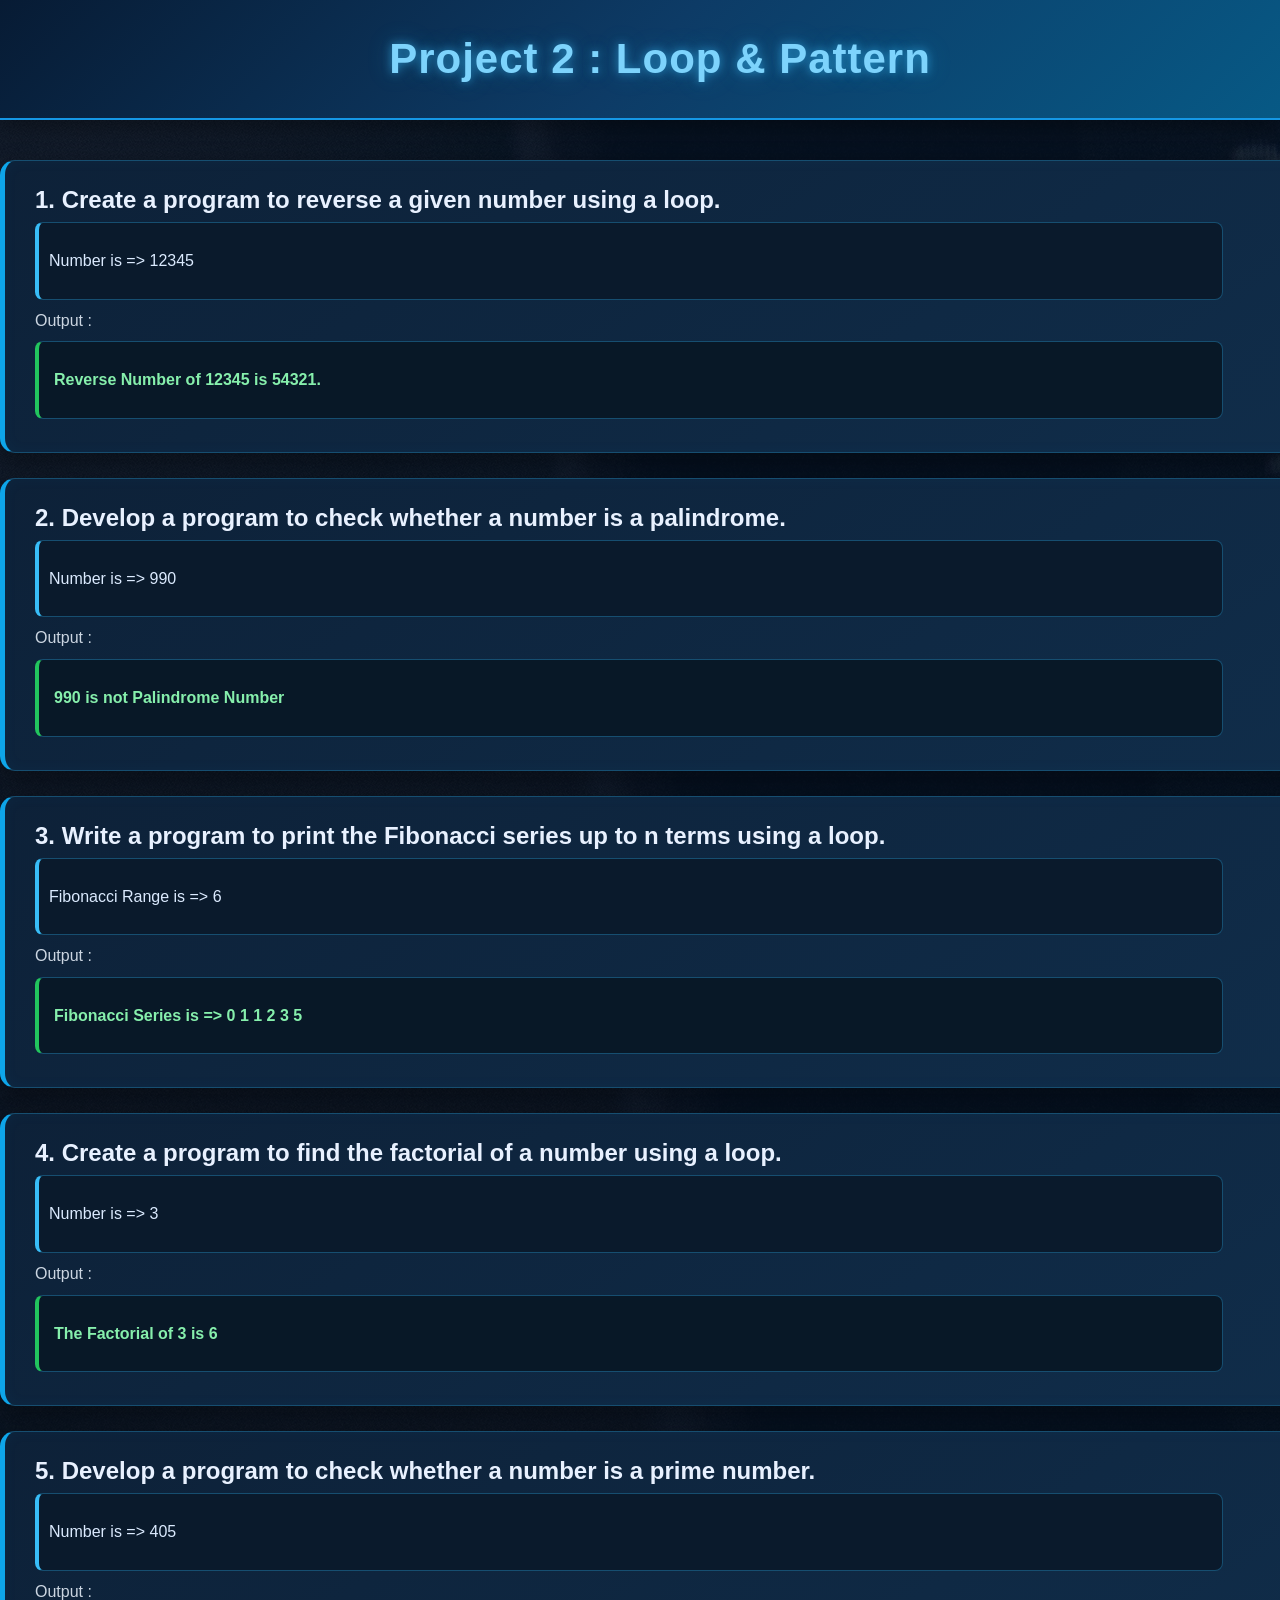
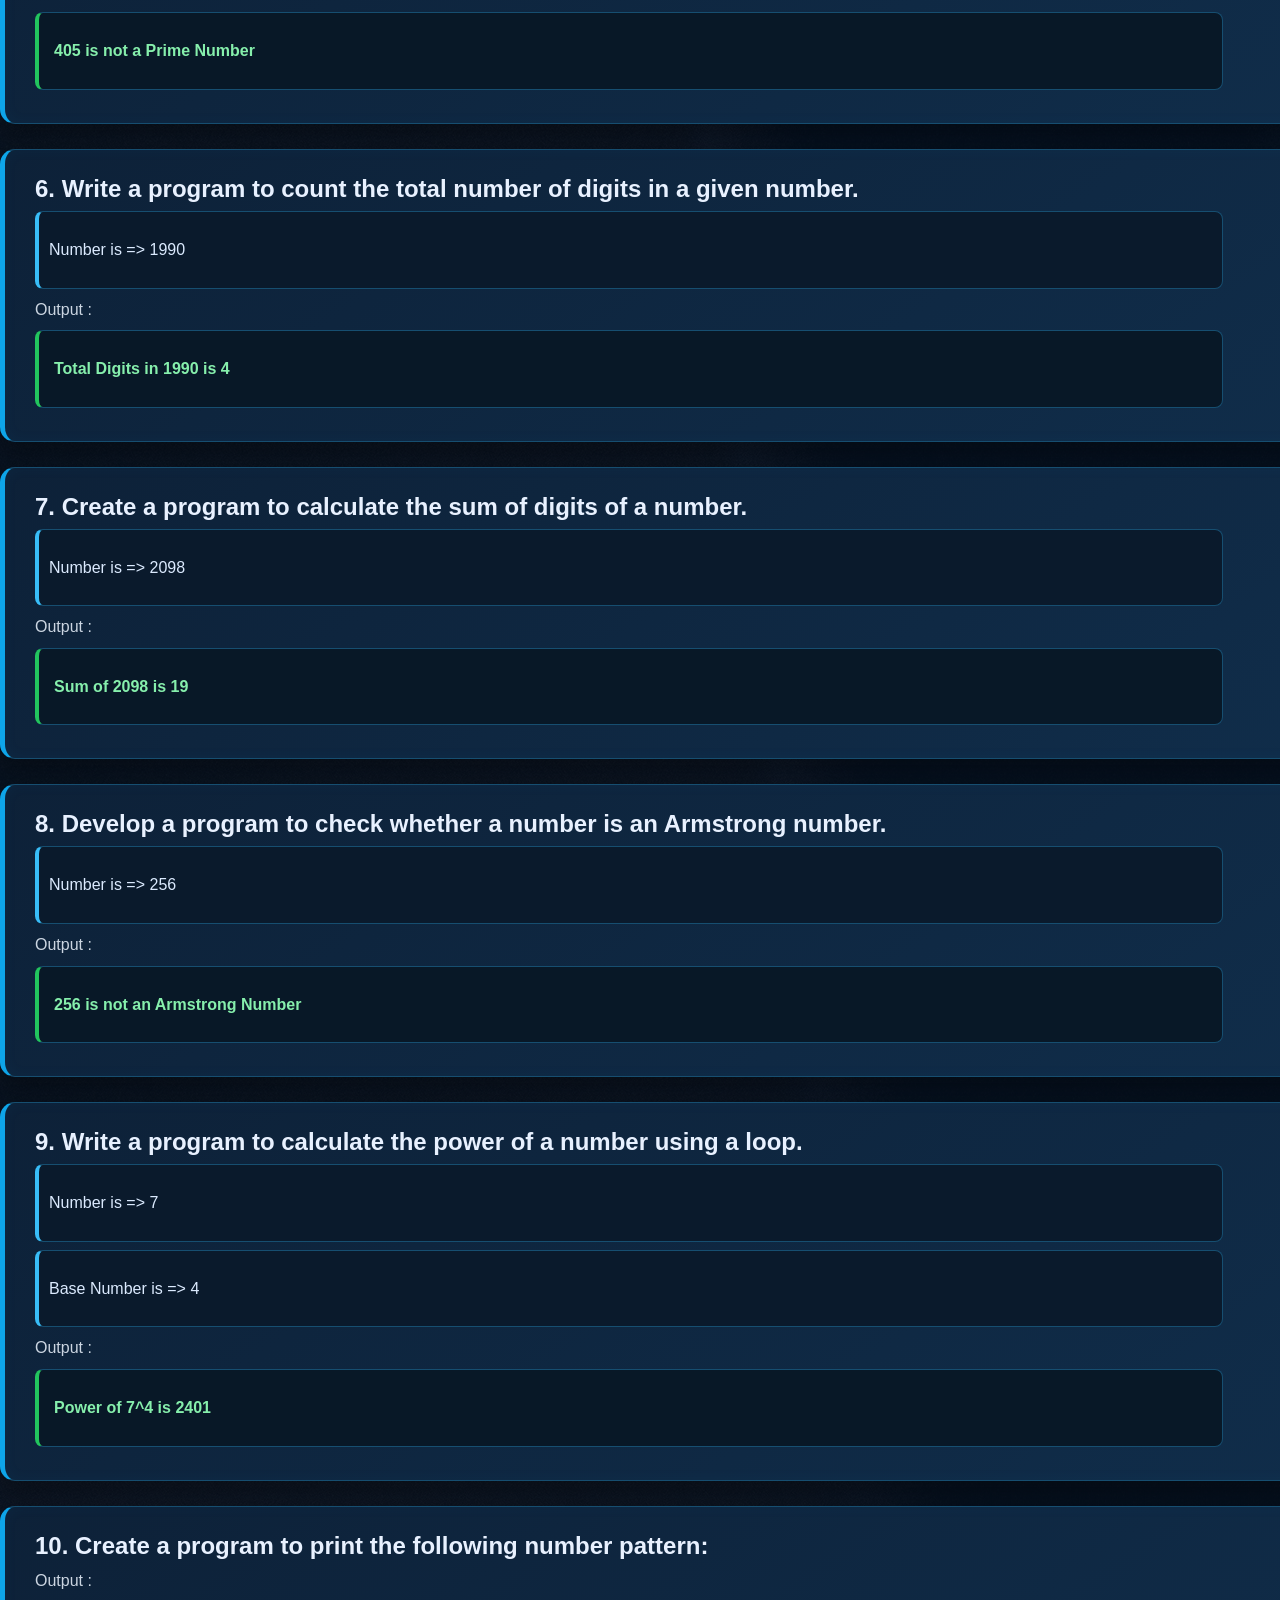
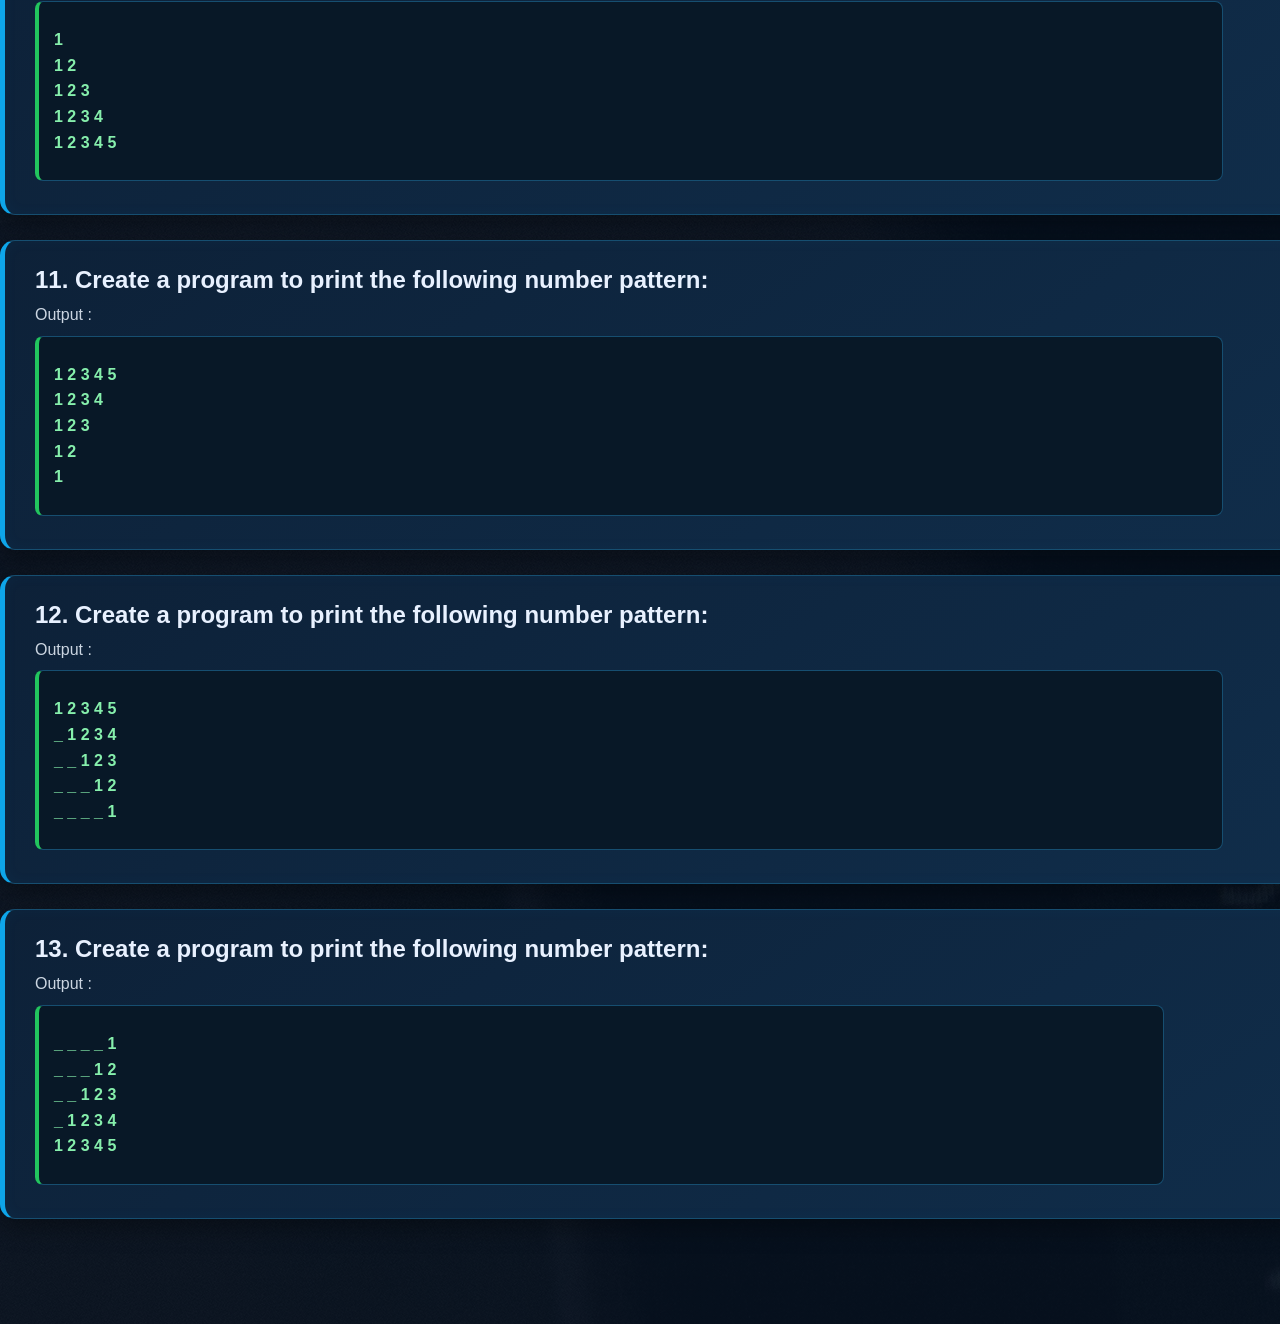
<file: javascript-project-2/index.html>
<!DOCTYPE html>
<html lang="en">
<head>
    <meta charset="UTF-8">
    <meta name="viewport" content="width=device-width, initial-scale=1.0">
    <title>Document</title>
    <link rel="stylesheet" href="./assets/css/style.css">
</head>
<body>
    
    <header>
        <div class="container">
            <h1>Project 2 : Loop & Pattern</h1>
        </div>
    </header>
    <main>
    <div class="container">
    <!--1. Create a program to reverse a given number using a loop. -->
        <section>
            <div class="container">
                <h2>1. Create a program to reverse a given number using a loop.</h2>
                <p id="num1"></p>
                <p>Output :</p>
                <p id="rev_num"></p>
            </div>
        </section>
    <!-- 2. Develop a program to check whether a number is a palindrome. -->
        <section>
            <div class="container">
                <h2>2. Develop a program to check whether a number is a palindrome.</h2>
                <p id="num2"></p>
                <p>Output :</p>
                <p id="palindrome"></p>
            </div>
        </section>
    <!-- 3. Write a program to print the Fibonacci series up to n terms using a loop. -->
        <section>
            <div class="container">
                <h2>3. Write a program to print the Fibonacci series up to n terms using a loop.</h2>
                <p id="num3"></p>
                <p>Output :</p>
                <p id="fibonacci"></p>
            </div>
        </section>
    <!-- 4. Create a program to find the factorial of a number using a loop. -->
        <section>
            <div class="container">
                <h2>4. Create a program to find the factorial of a number using a loop.</h2>
                <p id="num4"></p>
                <p>Output :</p>
                <p id="factorial"></p>
            </div>
        </section>
        <!-- 5. Develop a program to check whether a number is a prime number. -->
        <section>
            <div class="container">
                <h2>5. Develop a program to check whether a number is a prime number.</h2>
                <p id="num5"></p>
                <p>Output :</p>
                <p id="prime_num"></p>
            </div>
        </section>
    <!-- 6. Write a program to count the total number of digits in a given number. -->
        <section>
            <div class="container">
                <h2>6. Write a program to count the total number of digits in a given number.</h2>
                <p id="num6"></p>
                <p>Output :</p>
                <p id="digit_counter"></p>
            </div>
        </section>
        <!-- 7. Create a program to calculate the sum of digits of a number. -->
        <section>
            <div class="container">
                <h2>7. Create a program to calculate the sum of digits of a number.</h2>
                <p id="num7"></p>
                <p>Output :</p>
                <p id="digit_sum"></p>
            </div>
        </section>
    <!-- 8. Develop a program to check whether a number is an Armstrong number. -->
        <section>
            <div class="container">
                <h2>8. Develop a program to check whether a number is an Armstrong number.</h2>
                <p id="num8"></p>
                <p>Output :</p>
                <p id="armstrong"></p>
            </div>
        </section>
        <!-- 9. Write a program to calculate the power of a number using a loop. -->
        <section>
            <div class="container">
                <h2>9. Write a program to calculate the power of a number using a loop.</h2>
                <p id="num9"></p>
                <p id="base-num"></p>
                <p>Output :</p>
                <p id="power"></p>
            </div>
        </section>
    <!-- 10. Create a program to print the following number pattern: -->
    <!--1
        1 2
        1 2 3
        1 2 3 4
        1 2 3 4 5 -->
        <section>
            <div class="container">
                <h2>10. Create a program to print the following number pattern:</h2>
                <p>Output :</p>
                <p id="pattern1"></p>
            </div>
        </section>
    <!-- 11. Create a program to print the following number pattern: -->
    <!--1 2 3 4 5
        1 2 3 4
        1 2 3
        1 2
        1 -->
        <section>
            <div class="container">
                <h2>11. Create a program to print the following number pattern:</h2>
                <p>Output :</p>
                <p id="pattern2"></p>
            </div>
        </section>
    <!-- 12. Create a program to print the following number pattern: -->
    <!-- 1 2 3 4 5
           1 2 3 4
             1 2 3
               1 2
                 1 -->
        <section>
            <div class="container">
                <h2>12. Create a program to print the following number pattern:</h2>
                <p>Output :</p>
                <p id="pattern3"></p>
            </div>
        </section>
    <!-- 13. Create a program to print the following number pattern: -->
    <!--       1 
             1 2
           1 2 3
         1 2 3 4
        1 2 3 4 5 -->
        <section>
            <div>
                <h2>13. Create a program to print the following number pattern:</h2>
                <p>Output :</p>
                <p id="pattern4"></p>
            </div>
        </section>
    </div>
    </main>
    <script src="./assets/javascript/script.js"></script>
</body>
</html>
</file>
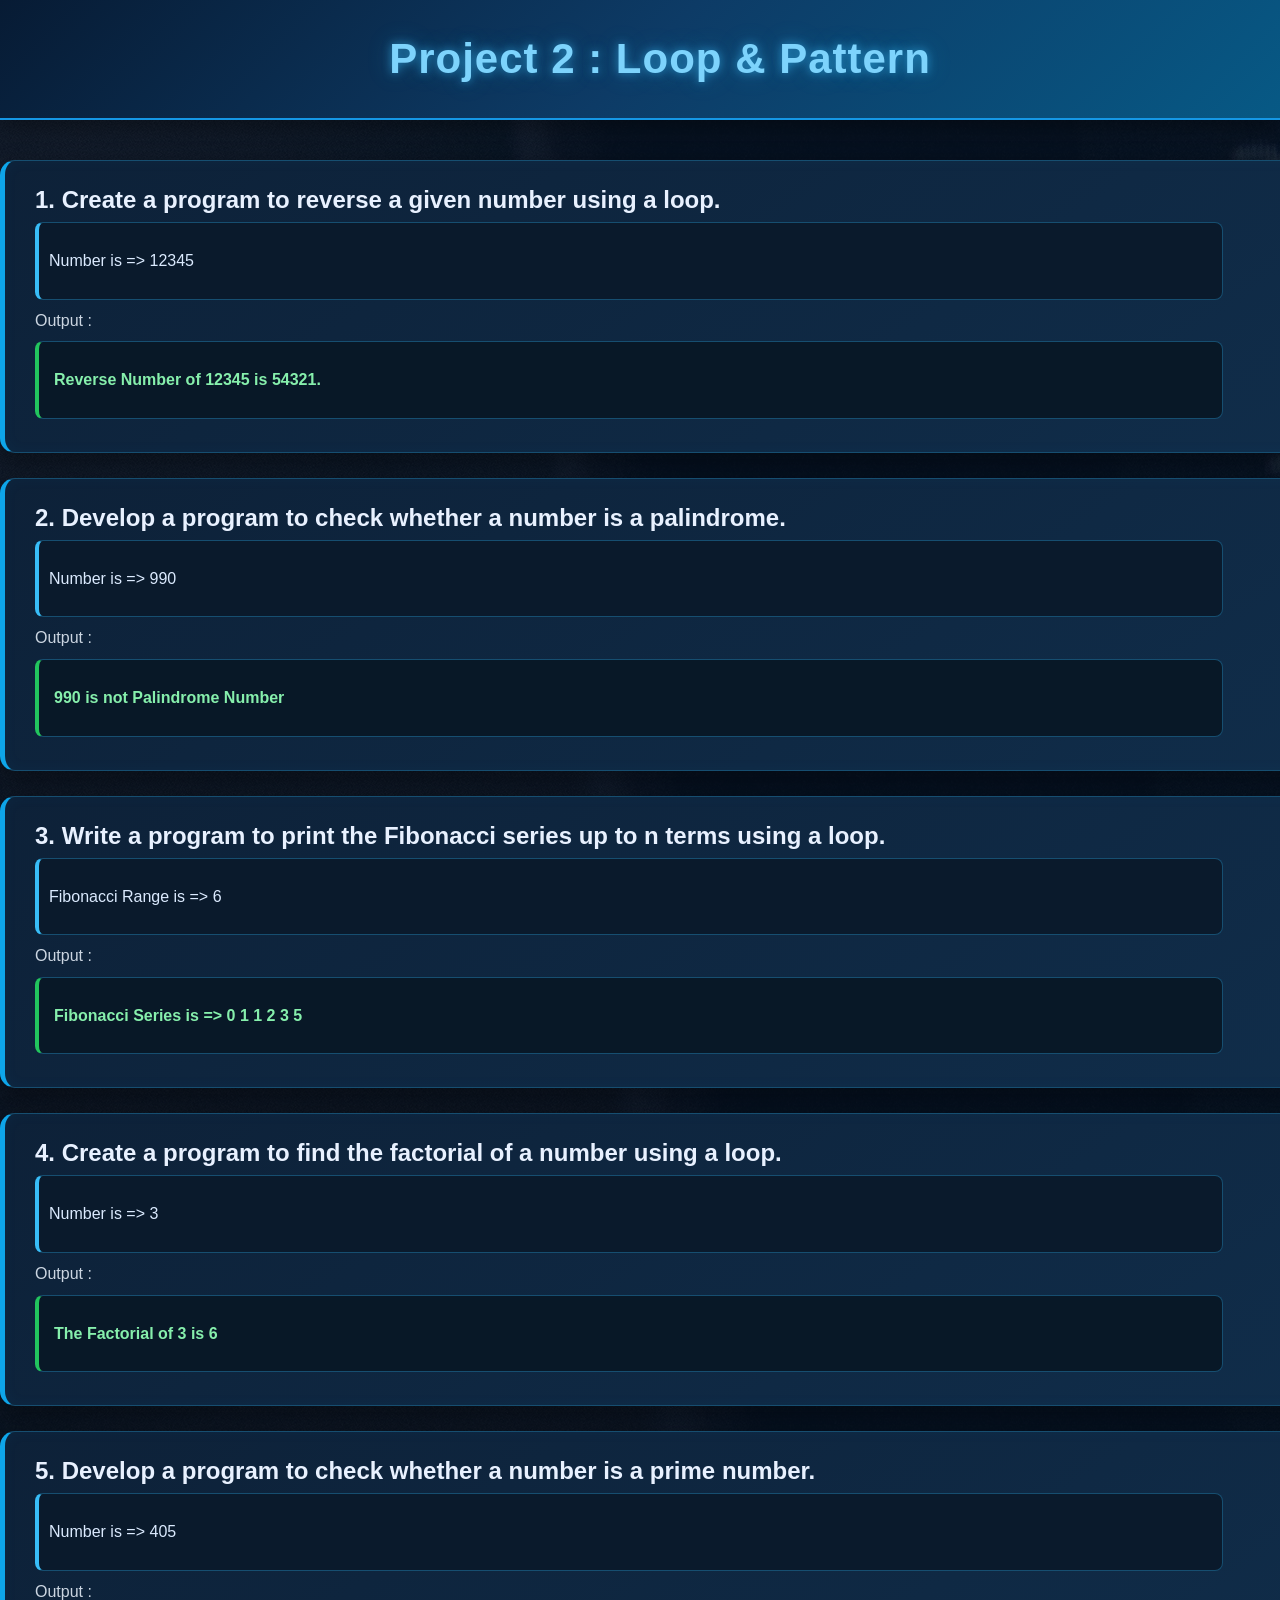
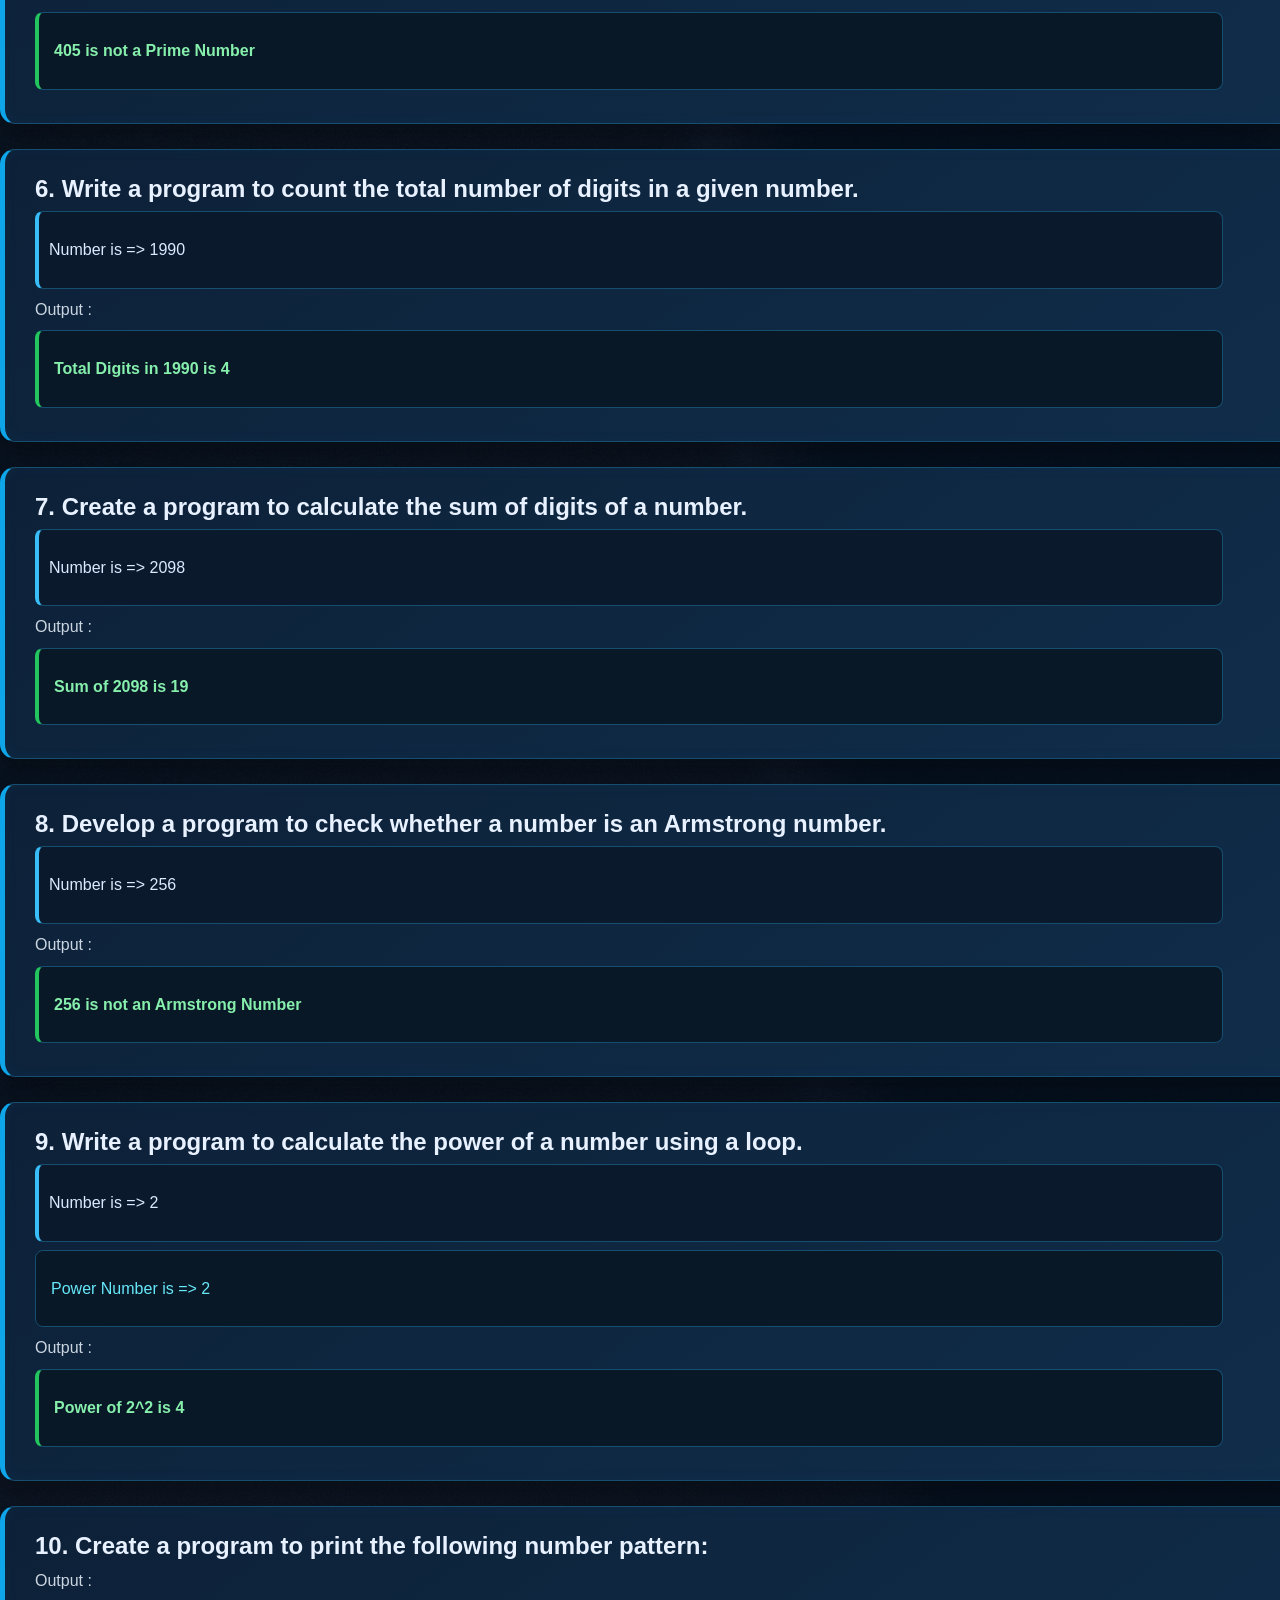
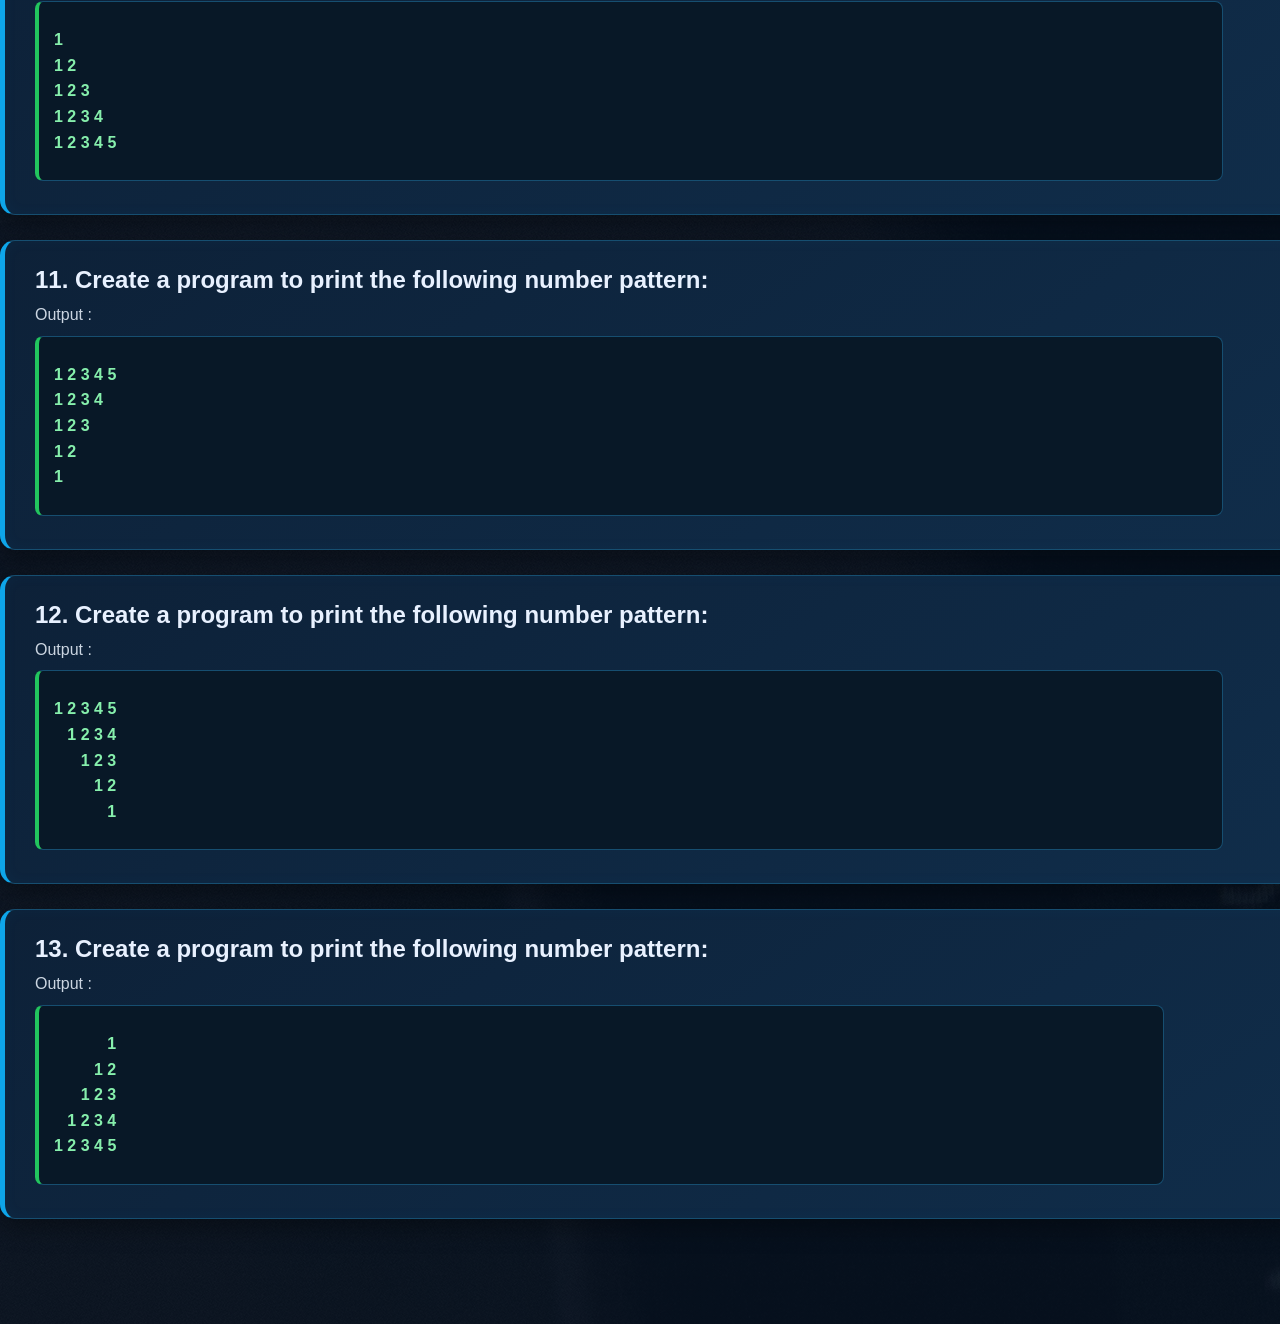
<file: Typescript-project-2/index.html>
<!DOCTYPE html>
<html lang="en">
<head>
    <meta charset="UTF-8">
    <meta name="viewport" content="width=device-width, initial-scale=1.0">
    <title>Document</title>
    <link rel="stylesheet" href="./assets/css/style.css">
</head>
<body>
    
    <header>
        <div class="container">
            <h1>Project 2 : Loop & Pattern</h1>
        </div>
    </header>
    <main>
    <div class="container">
    <!--1. Create a program to reverse a given number using a loop. -->
        <section>
            <div class="container">
                <h2>1. Create a program to reverse a given number using a loop.</h2>
                <p id="num1"></p>
                <p>Output :</p>
                <p id="rev_num"></p>
            </div>
        </section>
    <!-- 2. Develop a program to check whether a number is a palindrome. -->
        <section>
            <div class="container">
                <h2>2. Develop a program to check whether a number is a palindrome.</h2>
                <p id="num2"></p>
                <p>Output :</p>
                <p id="palindrome"></p>
            </div>
        </section>
    <!-- 3. Write a program to print the Fibonacci series up to n terms using a loop. -->
        <section>
            <div class="container">
                <h2>3. Write a program to print the Fibonacci series up to n terms using a loop.</h2>
                <p id="num3"></p>
                <p>Output :</p>
                <p id="fibonacci"></p>
            </div>
        </section>
    <!-- 4. Create a program to find the factorial of a number using a loop. -->
        <section>
            <div class="container">
                <h2>4. Create a program to find the factorial of a number using a loop.</h2>
                <p id="num4"></p>
                <p>Output :</p>
                <p id="factorial"></p>
            </div>
        </section>
        <!-- 5. Develop a program to check whether a number is a prime number. -->
        <section>
            <div class="container">
                <h2>5. Develop a program to check whether a number is a prime number.</h2>
                <p id="num5"></p>
                <p>Output :</p>
                <p id="prime_num"></p>
            </div>
        </section>
    <!-- 6. Write a program to count the total number of digits in a given number. -->
        <section>
            <div class="container">
                <h2>6. Write a program to count the total number of digits in a given number.</h2>
                <p id="num6"></p>
                <p>Output :</p>
                <p id="digit_counter"></p>
            </div>
        </section>
        <!-- 7. Create a program to calculate the sum of digits of a number. -->
        <section>
            <div class="container">
                <h2>7. Create a program to calculate the sum of digits of a number.</h2>
                <p id="num7"></p>
                <p>Output :</p>
                <p id="digit_sum"></p>
            </div>
        </section>
    <!-- 8. Develop a program to check whether a number is an Armstrong number. -->
        <section>
            <div class="container">
                <h2>8. Develop a program to check whether a number is an Armstrong number.</h2>
                <p id="num8"></p>
                <p>Output :</p>
                <p id="armstrong"></p>
            </div>
        </section>
        <!-- 9. Write a program to calculate the power of a number using a loop. -->
        <section>
            <div class="container">
                <h2>9. Write a program to calculate the power of a number using a loop.</h2>
                <p id="num9"></p>
                <p id="power-num"></p>
                <p>Output :</p>
                <p id="power"></p>
            </div>
        </section>
    <!-- 10. Create a program to print the following number pattern: -->
    <!--1
        1 2
        1 2 3
        1 2 3 4
        1 2 3 4 5 -->
        <section>
            <div class="container">
                <h2>10. Create a program to print the following number pattern:</h2>
                <p>Output :</p>
                <p id="pattern1"></p>
            </div>
        </section>
    <!-- 11. Create a program to print the following number pattern: -->
    <!--1 2 3 4 5
        1 2 3 4
        1 2 3
        1 2
        1 -->
        <section>
            <div class="container">
                <h2>11. Create a program to print the following number pattern:</h2>
                <p>Output :</p>
                <p id="pattern2"></p>
            </div>
        </section>
    <!-- 12. Create a program to print the following number pattern: -->
    <!-- 1 2 3 4 5
           1 2 3 4
             1 2 3
               1 2
                 1 -->
        <section>
            <div class="container">
                <h2>12. Create a program to print the following number pattern:</h2>
                <p>Output :</p>
                <p id="pattern3"></p>
            </div>
        </section>
    <!-- 13. Create a program to print the following number pattern: -->
    <!--       1 
             1 2
           1 2 3
         1 2 3 4
        1 2 3 4 5 -->
        <section>
            <div>
                <h2>13. Create a program to print the following number pattern:</h2>
                <p>Output :</p>
                <p id="pattern4"></p>
            </div>
        </section>
    </div>
    </main>
    <script src="./assets/javascript/script.js"></script>
</body>
</html>
</file>
<file: javascript-project-2/assets/css/style.css>
* {
    margin: 0;
    padding: 0;
    box-sizing: border-box;
    text-decoration: none;
}
.container {
    width: 1320px;
    margin: auto;
}
body {
    font-family: Arial, sans-serif;
    background-image:linear-gradient(rgba(5, 18, 35, 0.88),rgba(6, 17, 31, 0.92)),url("../image/bg-img.jpg");
    color: #e8f1ff;
    padding-bottom: 50px;
}
header {
    padding: 35px 0;
    margin-bottom: 40px;
    background: linear-gradient(135deg,#071b34,#0d3b66,#075985);
    border-bottom: 2px solid #1597e5;
    box-shadow:0 5px 25px rgba(0, 0, 0, 0.4);
}
header h1 {
    text-align: center;
    font-size: 42px;
    font-weight: 700;
    letter-spacing: 1px;
    color: #7dd3fc;
    text-shadow:0 0 10px rgba(56, 189, 248, 0.6),0 0 25px rgba(56, 189, 248, 0.3);
}
main {
    width: 100%;
    padding-bottom: 30px;
}
section {
    margin: 0 auto 25px;
    padding: 25px 30px;
    background: linear-gradient(145deg,#0d2138,#102d4a);
    border: 1px solid #164e70;
    border-left: 5px solid #0ea5e9;
    border-radius: 15px;
    box-shadow:0 8px 25px rgba(0, 0, 0, 0.35),inset 0 0 15px rgba(14, 165, 233, 0.04);
    transition: 0.3s ease;
}
section:hover {
    transform: translateY(-5px);
    border-color: #38bdf8;
    box-shadow:0 12px 30px rgba(0, 0, 0, 0.5),0 0 20px rgba(14, 165, 233, 0.15);
}
section h3 {
    color: #7dd3fc;
    font-size: 20px;
    line-height: 1.6;
    margin-bottom: 18px;
    font-weight: 600;
}
section p {
    margin: 8px 0;
    font-size: 16px;
    line-height: 1.6;
    color: #cbd5e1;
}
section p span {
    color: #fbbf24;
    font-weight: 700;
}
section p[id] {
    width: 90%;
    padding: 25px 15px;
    background: #081827;
    border-radius: 8px;
    border: 1px solid #164e70;
    color: #67e8f9;
    font-weight: 500;
    transition: 0.3s ease;
}
section p[id]:hover {
    border-color: #22d3ee;
    color: #a5f3fc;
    box-shadow:0 0 12px rgba(34, 211, 238, 0.15);
}
#rev_num,#palindrome,#fibonacci,#factorial,#prime_num,#digit_counter,#digit_sum,#armstrong,#power,#pattern1,#pattern2,#pattern3,#pattern4 {
    color: #86efac;
    font-weight: 700;
    border-left: 4px solid #22c55e;
}
#num1,#num2,#num3,#num4,#num5,#num6,#num7,#num8,#num9,#base-num {
    color: #dbeafe;
    background: #0a1a2c;
    border-left: 4px solid #38bdf8;
    padding-left: 10px;
}
</file>
<file: Typescript-project-2/assets/css/style.css>
* {
    margin: 0;
    padding: 0;
    box-sizing: border-box;
    text-decoration: none;
}
.container {
    width: 1320px;
    margin: auto;
}
body {
    font-family: Arial, sans-serif;
    background-image:linear-gradient(rgba(5, 18, 35, 0.88),rgba(6, 17, 31, 0.92)),url("../image/bg-img.jpg");
    color: #e8f1ff;
    padding-bottom: 50px;
}
header {
    padding: 35px 0;
    margin-bottom: 40px;
    background: linear-gradient(135deg,#071b34,#0d3b66,#075985);
    border-bottom: 2px solid #1597e5;
    box-shadow:0 5px 25px rgba(0, 0, 0, 0.4);
}
header h1 {
    text-align: center;
    font-size: 42px;
    font-weight: 700;
    letter-spacing: 1px;
    color: #7dd3fc;
    text-shadow:0 0 10px rgba(56, 189, 248, 0.6),0 0 25px rgba(56, 189, 248, 0.3);
}
main {
    width: 100%;
    padding-bottom: 30px;
}
section {
    margin: 0 auto 25px;
    padding: 25px 30px;
    background: linear-gradient(145deg,#0d2138,#102d4a);
    border: 1px solid #164e70;
    border-left: 5px solid #0ea5e9;
    border-radius: 15px;
    box-shadow:0 8px 25px rgba(0, 0, 0, 0.35),inset 0 0 15px rgba(14, 165, 233, 0.04);
    transition: 0.3s ease;
}
section:hover {
    transform: translateY(-5px);
    border-color: #38bdf8;
    box-shadow:0 12px 30px rgba(0, 0, 0, 0.5),0 0 20px rgba(14, 165, 233, 0.15);
}
section h3 {
    color: #7dd3fc;
    font-size: 20px;
    line-height: 1.6;
    margin-bottom: 18px;
    font-weight: 600;
}
section p {
    margin: 8px 0;
    font-size: 16px;
    line-height: 1.6;
    color: #cbd5e1;
}
section p span {
    color: #fbbf24;
    font-weight: 700;
}
section p[id] {
    width: 90%;
    padding: 25px 15px;
    background: #081827;
    border-radius: 8px;
    border: 1px solid #164e70;
    color: #67e8f9;
    font-weight: 500;
    transition: 0.3s ease;
}
section p[id]:hover {
    border-color: #22d3ee;
    color: #a5f3fc;
    box-shadow:0 0 12px rgba(34, 211, 238, 0.15);
}
#rev_num,#palindrome,#fibonacci,#factorial,#prime_num,#digit_counter,#digit_sum,#armstrong,#power,#pattern1,#pattern2,#pattern3,#pattern4 {
    color: #86efac;
    font-weight: 700;
    border-left: 4px solid #22c55e;
}
#num1,#num2,#num3,#num4,#num5,#num6,#num7,#num8,#num9,#base-num {
    color: #dbeafe;
    background: #0a1a2c;
    border-left: 4px solid #38bdf8;
    padding-left: 10px;
}
</file>
